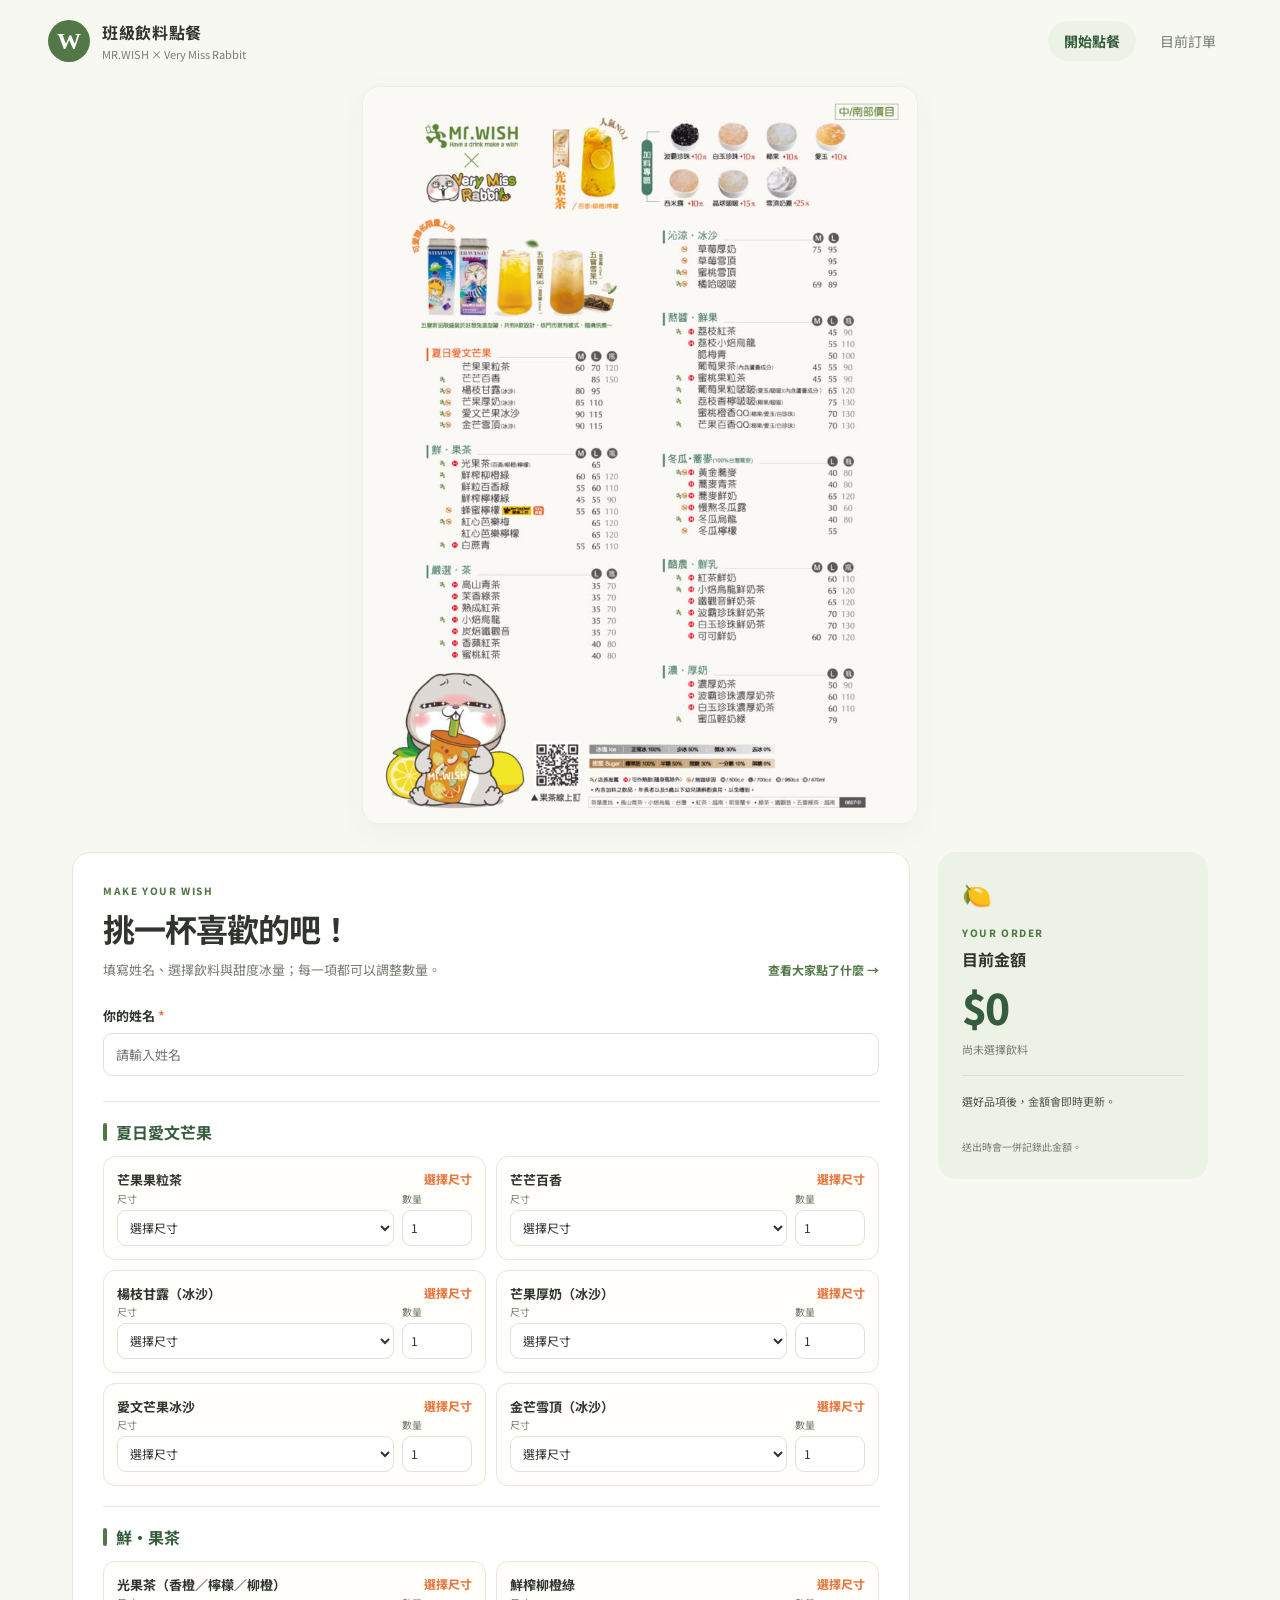
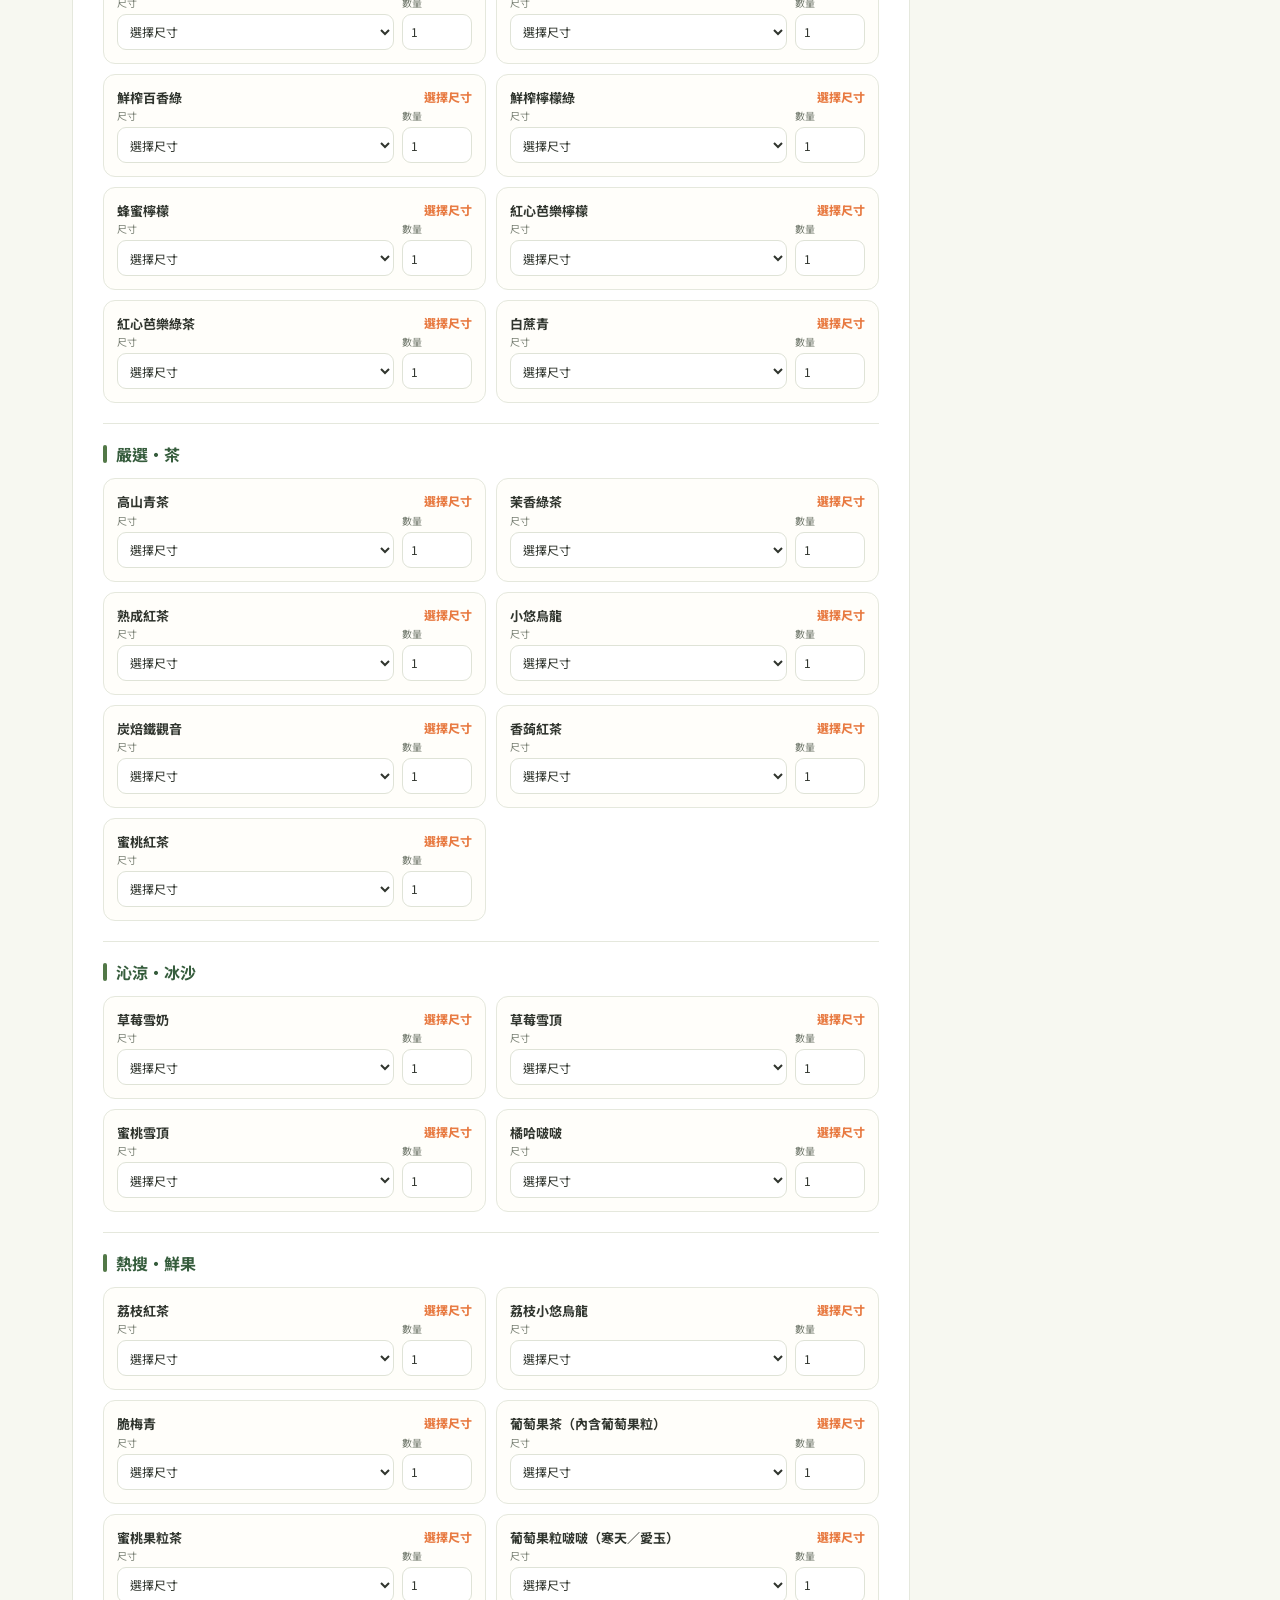
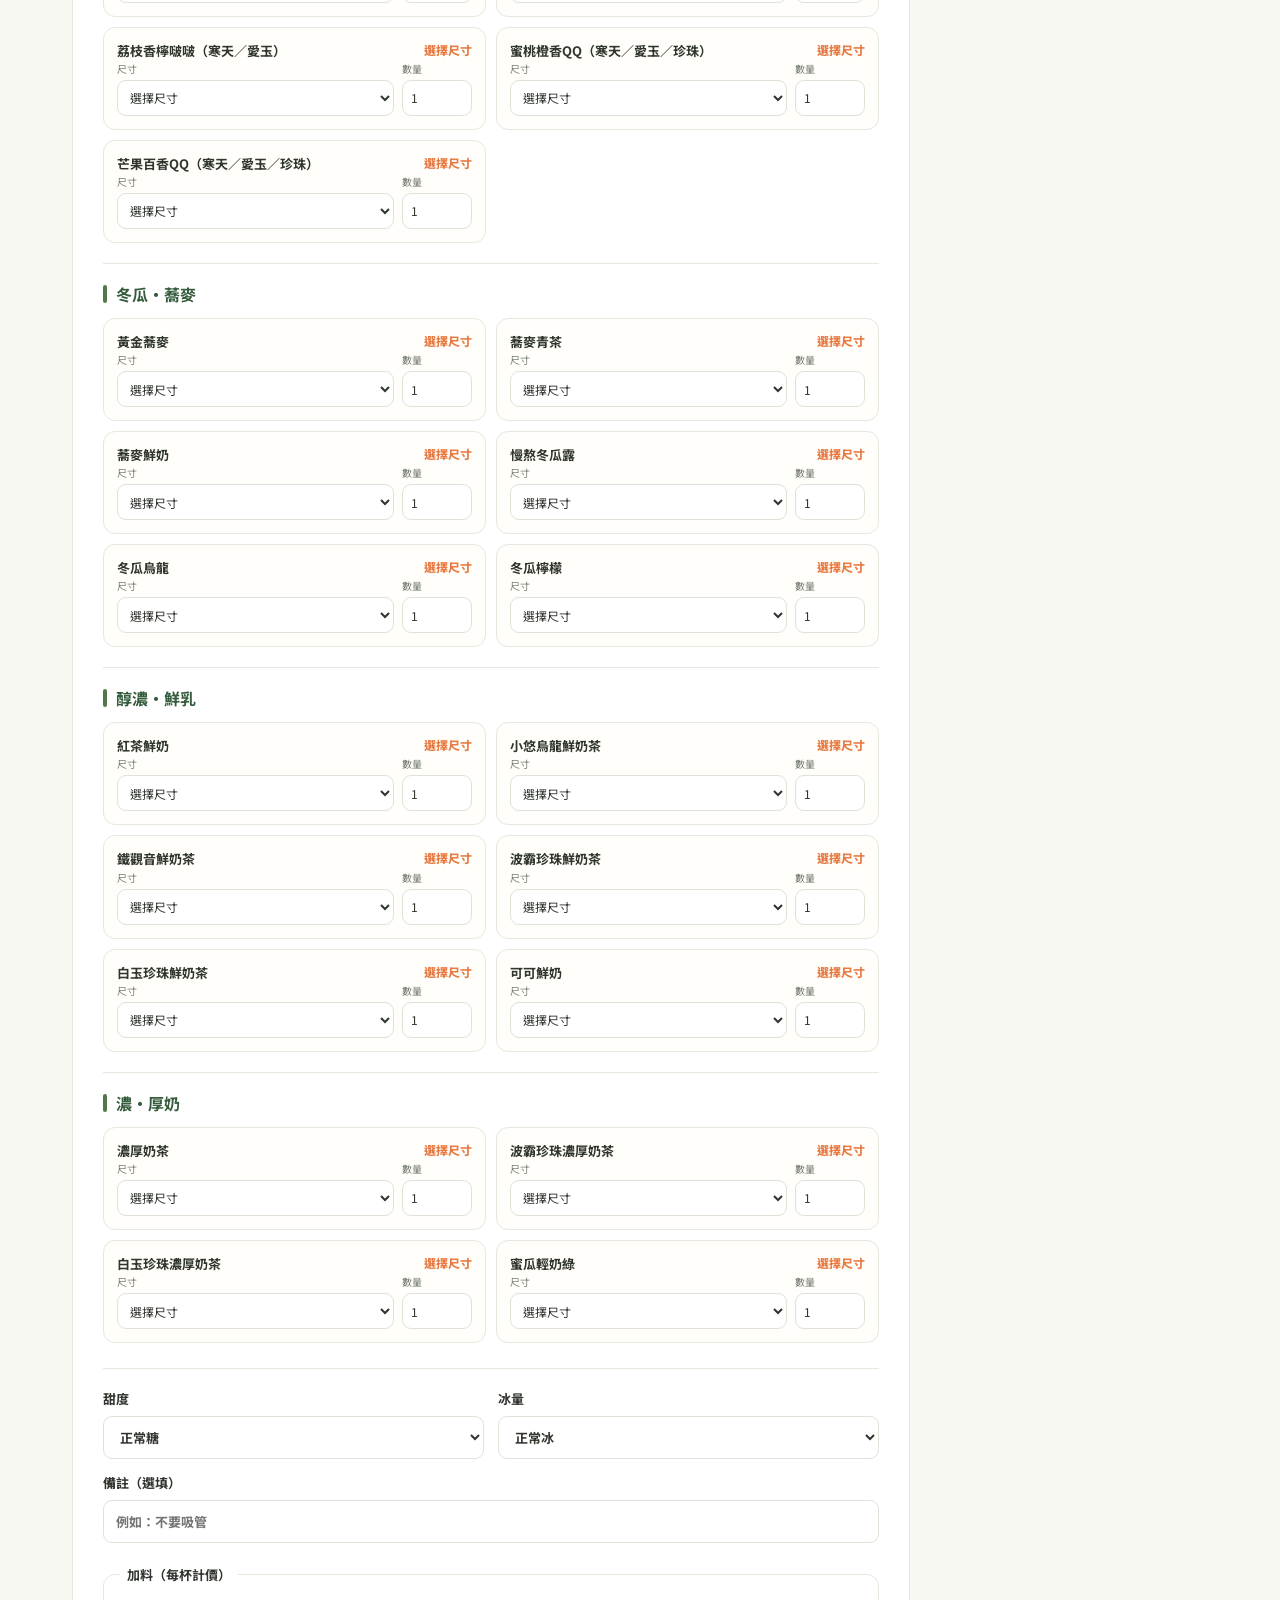
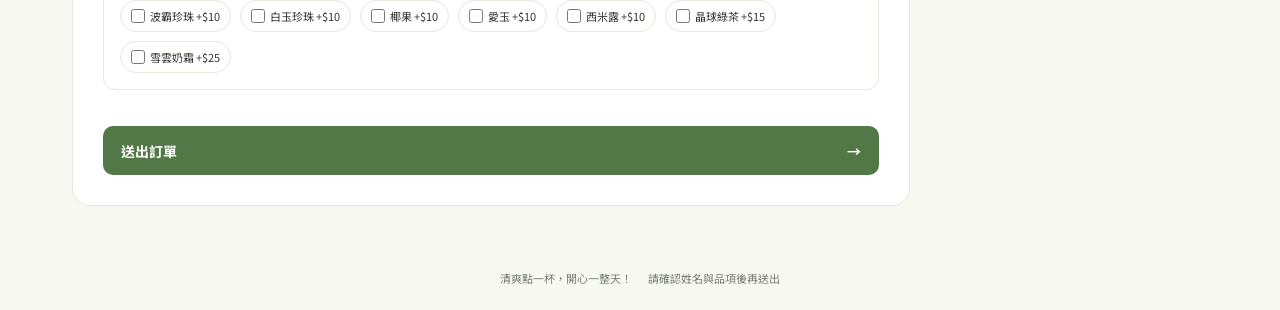
<file: index.html>
<!doctype html>
<html lang="zh-Hant">
<head>
  <meta charset="utf-8">
  <meta name="viewport" content="width=device-width, initial-scale=1">
  <meta name="theme-color" content="#f7f8f1">
  <title>班級飲料點餐｜MR.WISH</title>
  <link rel="stylesheet" href="styles.css">
  <script src="config.js"></script>
  <script src="app.js" defer></script>
</head>
<body>
  <header class="site-header">
    <a class="brand" href="index.html" aria-label="回到點餐首頁">
      <span class="brand-mark">W</span>
      <span><strong>班級飲料點餐</strong><small>MR.WISH × Very Miss Rabbit</small></span>
    </a>
    <nav aria-label="主要導覽">
      <a class="nav-link active" href="index.html">開始點餐</a>
      <a class="nav-link" href="orders.html">目前訂單</a>
    </nav>
  </header>

  <main class="page-shell">
    <section class="menu-row" aria-label="飲料菜單">
      <img class="menu-image" src="menu.jpg" alt="MR.WISH 飲料完整菜單，包含品項、尺寸與價格">
    </section>

    <section class="order-row">
      <form id="order-form" class="order-form">
        <div class="section-heading">
          <div>
            <p class="eyebrow">MAKE YOUR WISH</p>
            <h1>挑一杯喜歡的吧！</h1>
            <p class="intro">填寫姓名、選擇飲料與甜度冰量；每一項都可以調整數量。</p>
          </div>
          <a class="text-link" href="orders.html">查看大家點了什麼 →</a>
        </div>

        <label class="name-field" for="customer-name">
          <span>你的姓名 <b>*</b></span>
          <input id="customer-name" name="name" type="text" maxlength="40" autocomplete="name" placeholder="請輸入姓名" required>
        </label>

        <div id="menu-groups" class="menu-groups"></div>

        <div class="form-options">
          <label>甜度
            <select name="sweetness">
              <option value="正常糖">正常糖</option><option value="半糖">半糖</option><option value="微糖">微糖</option><option value="無糖">無糖</option>
            </select>
          </label>
          <label>冰量
            <select name="ice">
              <option value="正常冰">正常冰</option><option value="少冰">少冰</option><option value="微冰">微冰</option><option value="一分冰">一分冰</option><option value="去冰">去冰</option>
            </select>
          </label>
          <label class="note-field">備註（選填）
            <input name="note" type="text" maxlength="120" placeholder="例如：不要吸管">
          </label>
        </div>

        <fieldset class="add-ons">
          <legend>加料（每杯計價）</legend>
          <div id="add-on-options" class="add-on-options"></div>
        </fieldset>

        <p id="form-message" class="form-message" role="status" aria-live="polite"></p>
        <button class="submit-button" type="submit">送出訂單 <span aria-hidden="true">→</span></button>
      </form>

      <aside class="price-panel" aria-label="訂單價格">
        <div class="price-sticky">
          <span class="price-icon" aria-hidden="true">🍋</span>
          <p class="eyebrow">YOUR ORDER</p>
          <h2>目前金額</h2>
          <p id="price-total" class="price-total" aria-live="polite">$0</p>
          <p id="price-count" class="price-count">尚未選擇飲料</p>
          <div id="price-breakdown" class="price-breakdown">選好品項後，金額會即時更新。</div>
          <p class="price-footnote">送出時會一併記錄此金額。</p>
        </div>
      </aside>
    </section>
  </main>

  <footer class="site-footer">清爽點一杯，開心一整天！<span>請確認姓名與品項後再送出</span></footer>
</body>
</html>
</file>
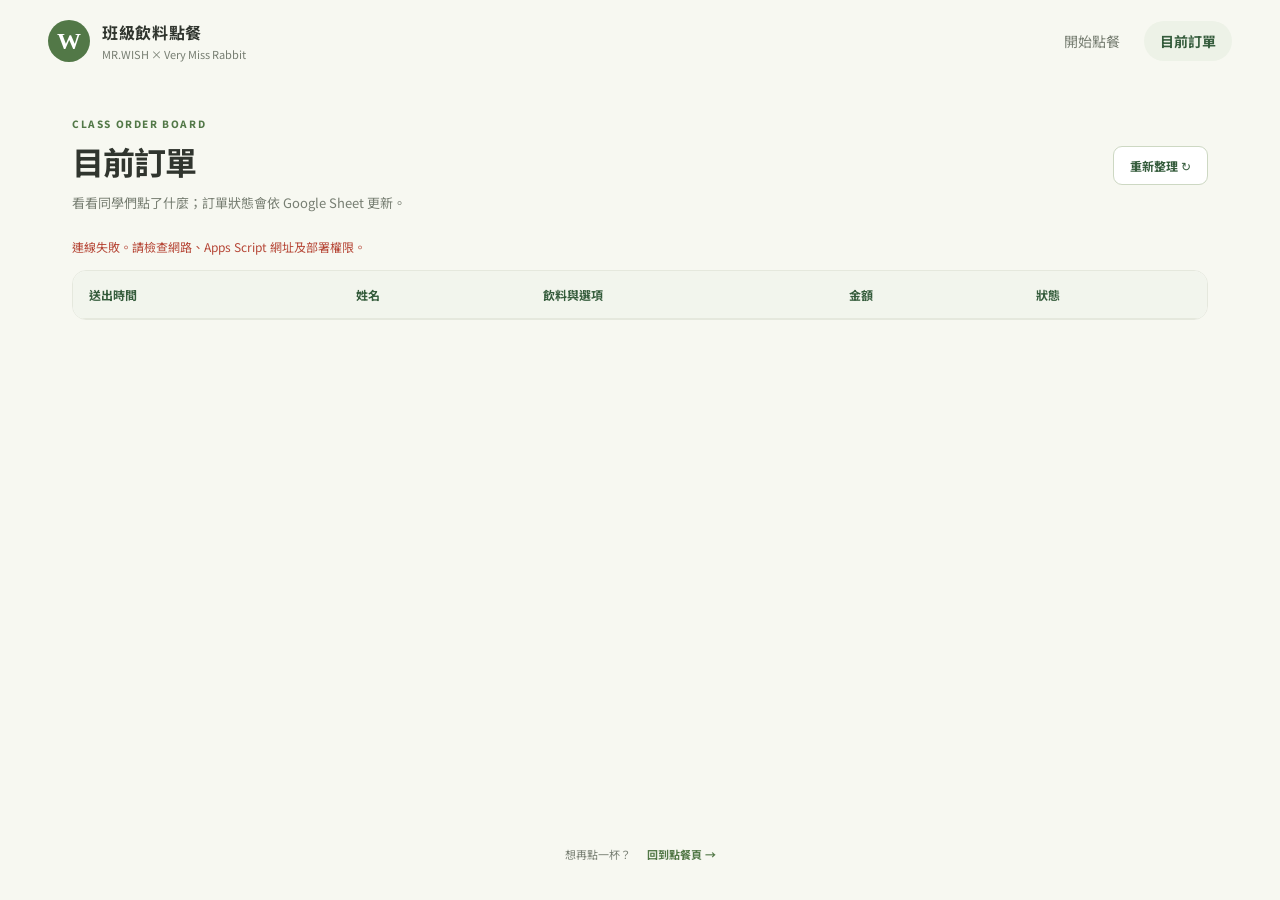
<file: orders.html>
<!doctype html>
<html lang="zh-Hant">
<head>
  <meta charset="utf-8">
  <meta name="viewport" content="width=device-width, initial-scale=1">
  <meta name="theme-color" content="#f7f8f1">
  <title>目前訂單｜班級飲料點餐</title>
  <link rel="stylesheet" href="styles.css">
  <script src="config.js"></script>
  <script src="orders.js" defer></script>
</head>
<body>
  <header class="site-header">
    <a class="brand" href="index.html" aria-label="回到點餐首頁">
      <span class="brand-mark">W</span>
      <span><strong>班級飲料點餐</strong><small>MR.WISH × Very Miss Rabbit</small></span>
    </a>
    <nav aria-label="主要導覽">
      <a class="nav-link" href="index.html">開始點餐</a>
      <a class="nav-link active" href="orders.html">目前訂單</a>
    </nav>
  </header>

  <main class="page-shell status-page">
    <section class="status-heading">
      <div>
        <p class="eyebrow">CLASS ORDER BOARD</p>
        <h1>目前訂單</h1>
        <p class="intro">看看同學們點了什麼；訂單狀態會依 Google Sheet 更新。</p>
      </div>
      <button id="refresh-orders" class="refresh-button" type="button">重新整理 ↻</button>
    </section>
    <p id="orders-message" class="orders-message" role="status" aria-live="polite"></p>
    <div class="table-wrap">
      <table class="orders-table">
        <thead><tr><th>送出時間</th><th>姓名</th><th>飲料與選項</th><th>金額</th><th>狀態</th></tr></thead>
        <tbody id="orders-list"></tbody>
      </table>
    </div>
  </main>
  <footer class="site-footer">想再點一杯？<a href="index.html">回到點餐頁 →</a></footer>
</body>
</html>
</file>
<file: styles.css>
@import url('https://fonts.googleapis.com/css2?family=Noto+Sans+TC:wght@400;500;600;700;800&display=swap');

:root {
  color-scheme: light;
  --green: #527847;
  --green-dark: #355c3c;
  --green-pale: #edf2e7;
  --orange: #e87b43;
  --ink: #30352e;
  --muted: #777e72;
  --line: #e5e8dd;
  --paper: #ffffff;
  --canvas: #f7f8f1;
  font-family: "Noto Sans TC", "Microsoft JhengHei", sans-serif;
  color: var(--ink);
  background: var(--canvas);
  font-synthesis: none;
  text-rendering: optimizeLegibility;
}

* { box-sizing: border-box; }
body { margin: 0; min-width: 320px; }
a { color: inherit; }
.site-header {
  display: flex;
  align-items: center;
  justify-content: space-between;
  gap: 20px;
  max-width: 1240px;
  margin: auto;
  padding: 20px 28px;
}
.brand { display: flex; align-items: center; gap: 12px; text-decoration: none; }
.brand-mark {
  display: grid;
  width: 42px;
  height: 42px;
  place-items: center;
  border-radius: 50%;
  background: var(--green);
  color: white;
  font-family: Georgia, serif;
  font-size: 24px;
  font-weight: 700;
}
.brand strong, .brand small { display: block; }
.brand strong { font-size: 16px; letter-spacing: .04em; }
.brand small { margin-top: 2px; color: var(--muted); font-size: 11px; }
nav { display: flex; gap: 8px; }
.nav-link { padding: 10px 16px; border-radius: 99px; color: var(--muted); font-size: 14px; text-decoration: none; }
.nav-link:hover, .nav-link.active { background: var(--green-pale); color: var(--green-dark); font-weight: 700; }
.page-shell { max-width: 1184px; margin: 0 auto; padding: 0 24px 40px; }
.menu-row { display: flex; justify-content: center; padding: 4px 0 28px; }
.menu-image {
  display: block;
  width: auto;
  max-width: 100%;
  height: auto;
  max-height: 82vh;
  object-fit: contain;
  border: 1px solid #eeeee8;
  border-radius: 18px;
  background: #fff;
  box-shadow: 0 8px 28px #38452a0c;
}
.order-row { display: grid; grid-template-columns: minmax(0, 1fr) 270px; align-items: start; gap: 28px; }
.order-form { min-width: 0; padding: 30px; border: 1px solid var(--line); border-radius: 18px; background: var(--paper); }
.section-heading, .status-heading { display: flex; align-items: flex-end; justify-content: space-between; gap: 20px; }
.eyebrow { margin: 0 0 7px; color: var(--green); font-size: 10px; font-weight: 800; letter-spacing: .16em; }
h1, h2, p { margin-top: 0; }
h1 { margin-bottom: 7px; font-size: clamp(24px, 3vw, 32px); letter-spacing: -.03em; }
.intro { margin-bottom: 0; color: var(--muted); font-size: 13px; line-height: 1.8; }
.text-link { flex: 0 0 auto; padding-bottom: 3px; color: var(--green); font-size: 12px; font-weight: 700; text-decoration: none; }
.name-field { display: block; margin: 25px 0; }
.name-field span, .form-options label { display: block; margin-bottom: 8px; font-size: 13px; font-weight: 700; }
.name-field b { color: var(--orange); }
input, select { width: 100%; min-height: 43px; padding: 10px 12px; border: 1px solid #dfe3d7; border-radius: 9px; background: #fff; color: var(--ink); font: inherit; font-size: 13px; }
input:focus, select:focus { outline: 3px solid #7d9f6033; border-color: var(--green); }
.menu-groups { display: grid; gap: 20px; }
.drink-group { padding-top: 18px; border-top: 1px solid var(--line); }
.group-title { display: flex; align-items: center; gap: 9px; margin: 0 0 12px; color: var(--green-dark); font-size: 16px; }
.group-title::before { width: 4px; height: 18px; border-radius: 3px; background: var(--green); content: ""; }
.group-items { display: grid; grid-template-columns: repeat(2, minmax(0, 1fr)); gap: 10px; }
.drink-card { min-width: 0; padding: 13px; border: 1px solid var(--line); border-radius: 12px; background: #fffefa; }
.drink-card.selected { border-color: #8ea77d; background: #f7faf3; }
.drink-top { display: flex; align-items: flex-start; justify-content: space-between; gap: 8px; }
.drink-name { margin: 0; font-size: 13px; font-weight: 700; line-height: 1.55; }
.drink-hint { margin: 3px 0 10px; color: var(--muted); font-size: 10px; }
.drink-controls { display: grid; grid-template-columns: minmax(0, 1fr) 70px; align-items: end; gap: 8px; }
.drink-controls label { display: block; color: var(--muted); font-size: 10px; }
.drink-controls select, .drink-controls input { min-height: 36px; margin-top: 4px; padding: 6px 8px; font-size: 12px; }
.drink-price { color: var(--orange); font-size: 12px; font-weight: 800; white-space: nowrap; }
.form-options { display: grid; grid-template-columns: repeat(2, minmax(0, 1fr)); gap: 14px; margin-top: 25px; padding-top: 20px; border-top: 1px solid var(--line); }
.form-options label { margin: 0; }
.form-options select, .form-options input { margin-top: 8px; }
.note-field { grid-column: 1 / -1; }
.add-ons { margin: 22px 0 0; padding: 16px; border: 1px solid var(--line); border-radius: 12px; }
.add-ons legend { padding: 0 7px; font-size: 13px; font-weight: 700; }
.add-on-options { display: flex; flex-wrap: wrap; gap: 9px; }
.add-on-choice { display: inline-flex; align-items: center; gap: 5px; padding: 7px 10px; border: 1px solid var(--line); border-radius: 99px; background: #fff; font-size: 11px; cursor: pointer; }
.add-on-choice:has(input:checked) { border-color: #93aa83; background: var(--green-pale); color: var(--green-dark); }
.add-on-choice input { width: 14px; min-height: auto; height: 14px; margin: 0; accent-color: var(--green); }
.form-message { min-height: 22px; margin: 14px 0 0; color: var(--green-dark); font-size: 12px; }
.form-message.error, .orders-message.error { color: #b64737; }
.submit-button {
  display: flex;
  align-items: center;
  justify-content: space-between;
  width: 100%;
  min-height: 49px;
  padding: 0 18px;
  border: 0;
  border-radius: 10px;
  background: var(--green);
  color: #fff;
  font: inherit;
  font-size: 14px;
  font-weight: 700;
  cursor: pointer;
}
.submit-button:hover { background: var(--green-dark); }
.submit-button:disabled { opacity: .6; cursor: wait; }
.price-panel { position: relative; }
.price-sticky { position: sticky; top: 20px; padding: 24px; border-radius: 18px; background: var(--green-pale); }
.price-icon { display: block; margin-bottom: 14px; font-size: 24px; }
.price-sticky h2 { margin-bottom: 5px; font-size: 16px; }
.price-total { margin: 0; color: var(--green-dark); font-size: 42px; font-weight: 800; letter-spacing: -.04em; }
.price-count { margin: 4px 0 18px; color: var(--muted); font-size: 11px; }
.price-breakdown { padding: 14px 0; border-top: 1px solid #d7e0ce; color: #51594b; font-size: 11px; line-height: 2; white-space: pre-line; }
.price-footnote { margin: 12px 0 0; color: var(--muted); font-size: 10px; line-height: 1.7; }
.site-footer { display: flex; justify-content: center; gap: 16px; padding: 24px; color: var(--muted); font-size: 11px; }
.site-footer a { color: var(--green); font-weight: 700; text-decoration: none; }
.status-page { min-height: calc(100vh - 160px); padding-top: 34px; }
.status-heading { align-items: center; margin: 0 0 24px; }
.refresh-button { padding: 10px 16px; border: 1px solid #cdd8c3; border-radius: 9px; background: white; color: var(--green-dark); font: inherit; font-size: 12px; font-weight: 700; cursor: pointer; }
.orders-message { min-height: 22px; margin: 0 0 10px; color: var(--muted); font-size: 12px; }
.table-wrap { overflow-x: auto; border: 1px solid var(--line); border-radius: 14px; background: white; }
.orders-table { width: 100%; border-collapse: collapse; text-align: left; }
.orders-table th, .orders-table td { padding: 15px 16px; border-bottom: 1px solid var(--line); font-size: 12px; vertical-align: top; }
.orders-table th { background: #f2f5ed; color: var(--green-dark); font-weight: 700; white-space: nowrap; }
.orders-table tbody tr:last-child td { border-bottom: 0; }
.orders-table td:first-child { color: var(--muted); white-space: nowrap; }
.order-items { min-width: 220px; white-space: pre-line; line-height: 1.8; }
.order-amount { color: var(--green-dark); font-weight: 800; white-space: nowrap; }
.status-pill { display: inline-block; padding: 4px 9px; border-radius: 99px; background: var(--green-pale); color: var(--green-dark); font-size: 10px; white-space: nowrap; }
.empty-state { padding: 44px !important; color: var(--muted); text-align: center; }

@media (max-width: 760px) {
  .site-header { padding: 16px; }
  .brand small { font-size: 9px; }
  .nav-link { padding: 9px 11px; font-size: 12px; }
  .page-shell { padding: 0 14px 28px; }
  .menu-row { padding: 4px 0 20px; }
  .menu-image { max-height: none; border-radius: 12px; }
  .order-row { grid-template-columns: minmax(0, 1fr); gap: 14px; }
  .order-form { padding: 20px 16px; }
  .section-heading { align-items: flex-start; flex-direction: column; gap: 10px; }
  .group-items { grid-template-columns: minmax(0, 1fr); }
  .price-panel { grid-row: 1; }
  .price-sticky { position: static; display: grid; grid-template-columns: 34px 1fr auto; align-items: center; gap: 0 10px; padding: 15px; }
  .price-icon { grid-row: 1 / 3; margin: 0; }
  .price-sticky .eyebrow { grid-column: 2; margin: 0; }
  .price-sticky h2 { grid-column: 2; margin: 2px 0 0; }
  .price-total { grid-column: 3; grid-row: 1 / 3; font-size: 30px; }
  .price-count, .price-breakdown, .price-footnote { display: none; }
  .status-page { padding-top: 22px; }
  .orders-table th, .orders-table td { padding: 12px; }
}

@media (prefers-reduced-motion: no-preference) {
  .drink-card, .nav-link, .submit-button { transition: background-color .16s ease, border-color .16s ease; }
}
</file>
